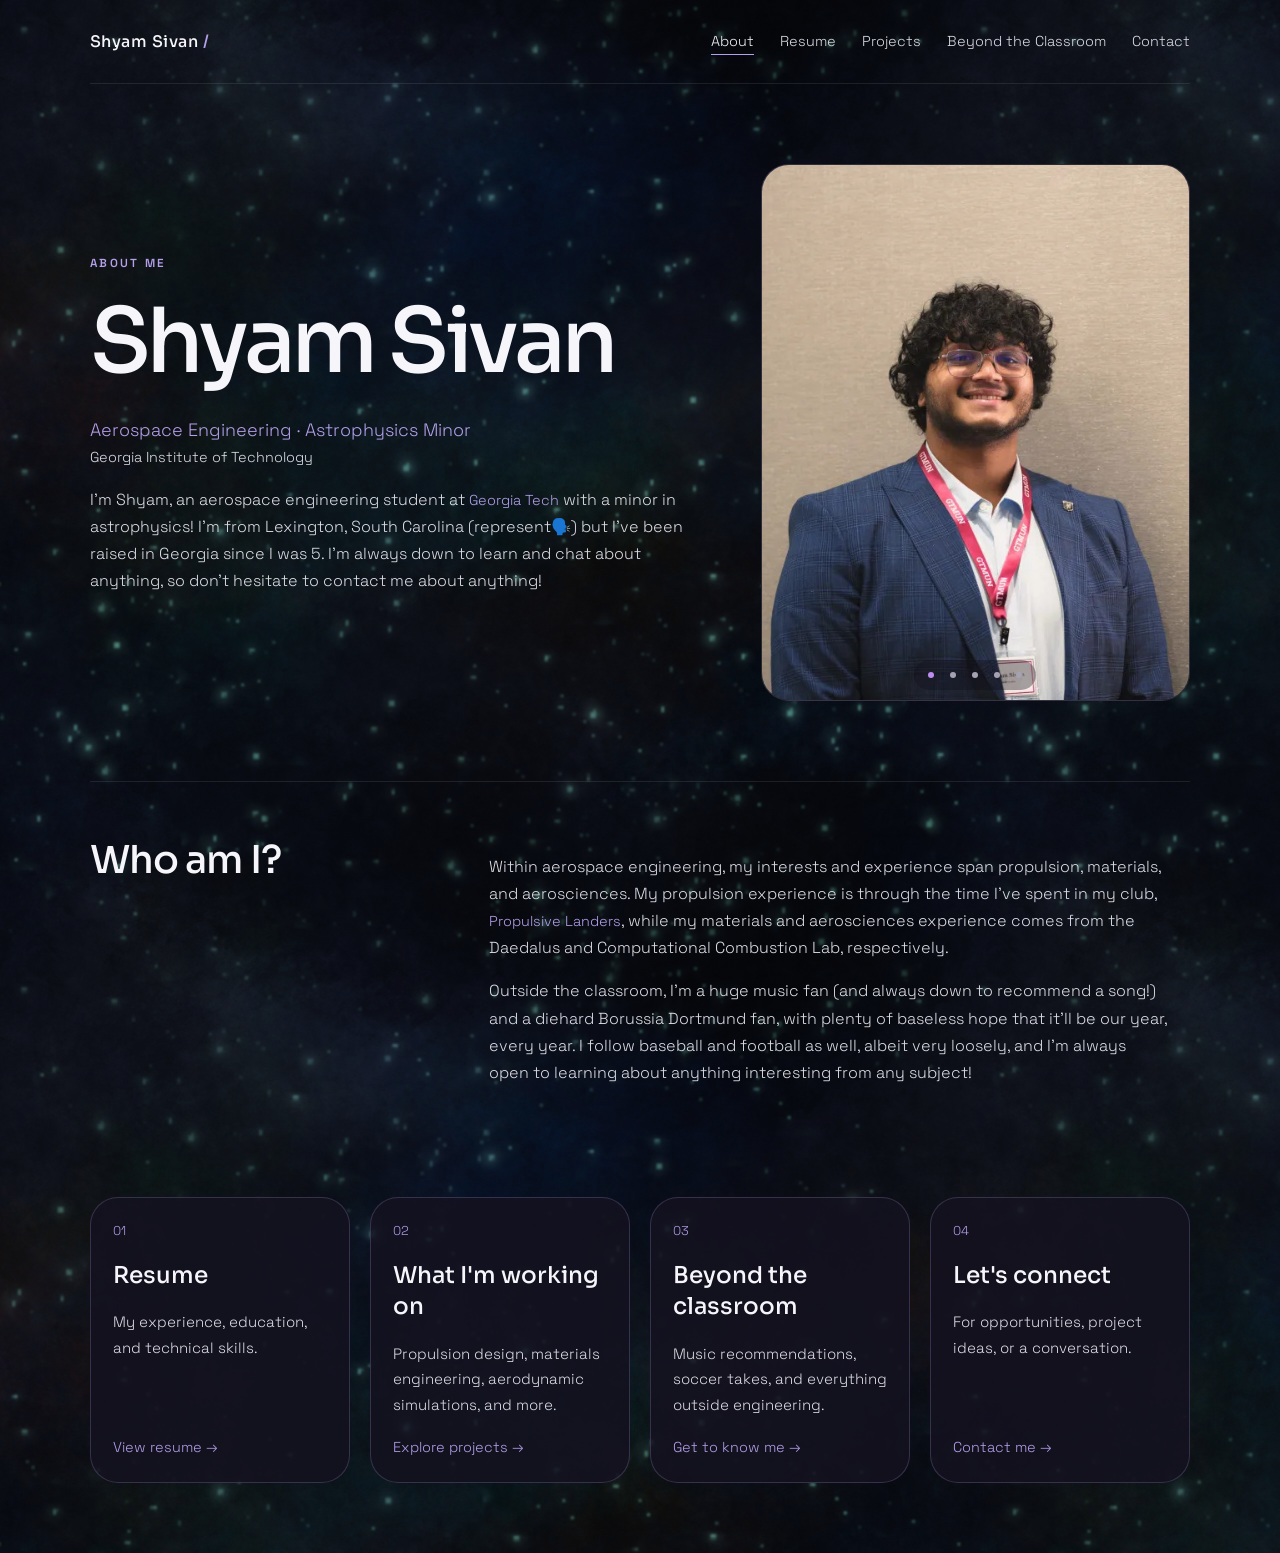
<file: index.html>
<!doctype html>
<link rel="preconnect" href="https://fonts.googleapis.com">
<link rel="preconnect" href="https://fonts.gstatic.com" crossorigin>
<link href="https://fonts.googleapis.com/css2?family=Sora:wght@600;700&family=Space+Grotesk:wght@400;500;600&display=swap" rel="stylesheet">
<html lang="en"><head><meta charset="utf-8"><meta name="viewport" content="width=device-width,initial-scale=1"><title>Shyam Sivan | Aerospace Engineering</title><meta name="description" content="Shyam Sivan — aerospace engineering student at Georgia Tech. Projects, interests, and contact."><link rel="stylesheet" href="styles.css"><script src="content.js" defer></script><script src="site.js" defer></script></head><body data-page="home"><a class="skip" href="#main">Skip to content</a><header id="header"></header><main id="main"></main><footer id="footer"></footer><noscript>Please enable JavaScript to view this portfolio.</noscript></body></html>
</file>
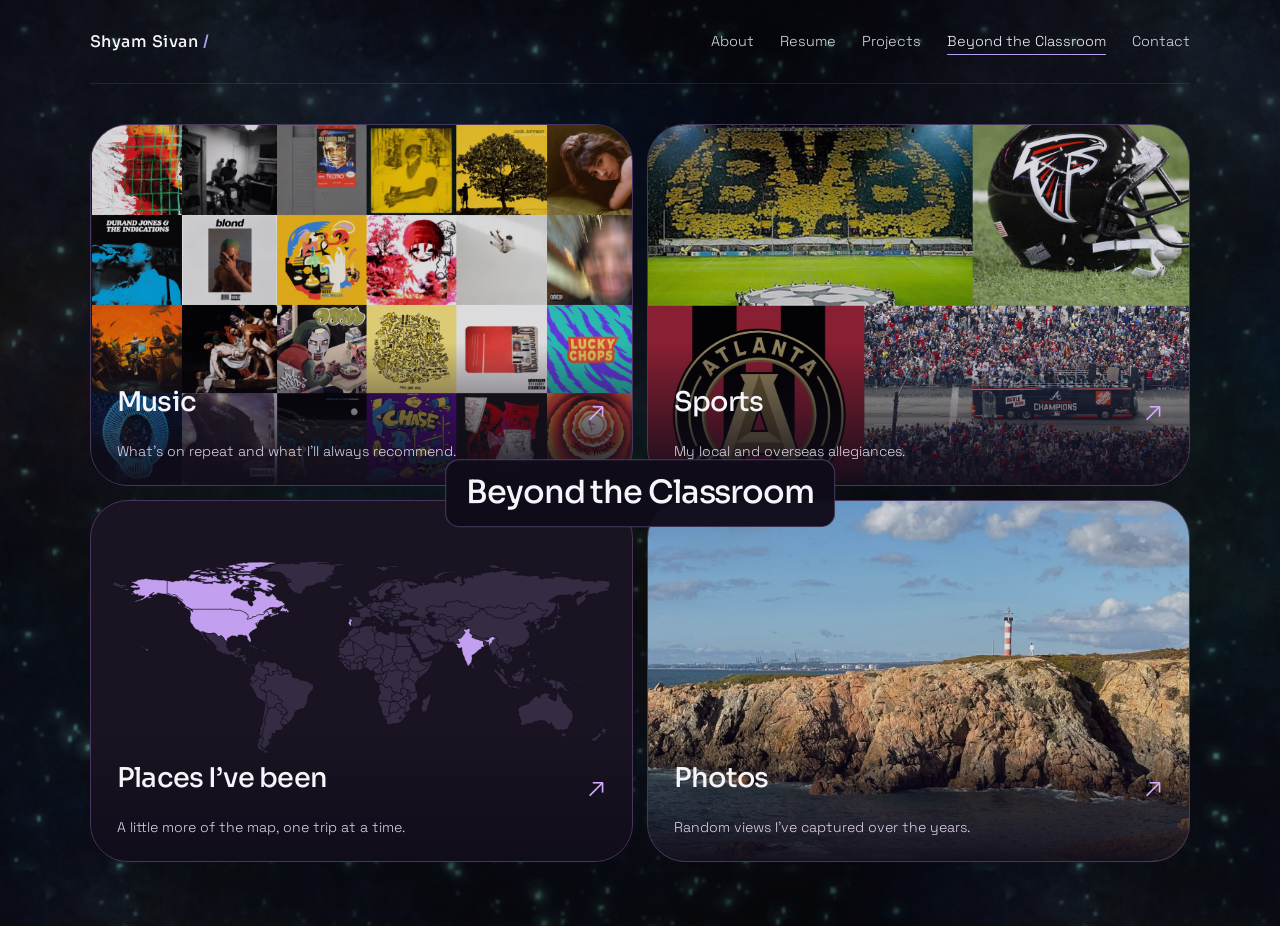
<file: beyond.html>
<!doctype html>
<link rel="preconnect" href="https://fonts.googleapis.com">
<link rel="preconnect" href="https://fonts.gstatic.com" crossorigin>
<link href="https://fonts.googleapis.com/css2?family=Sora:wght@600;700&family=Space+Grotesk:wght@400;500;600&display=swap" rel="stylesheet">
<html lang="en"><head><meta charset="utf-8"><meta name="viewport" content="width=device-width,initial-scale=1"><title>Beyond the Classroom | Shyam Sivan</title><link rel="stylesheet" href="styles.css"><script src="content.js" defer></script><script src="site.js" defer></script></head><body data-page="beyond"><a class="skip" href="#main">Skip to content</a><header id="header"></header><main id="main"></main><footer id="footer"></footer><noscript>Please enable JavaScript to view this portfolio.</noscript></body></html>
</file>
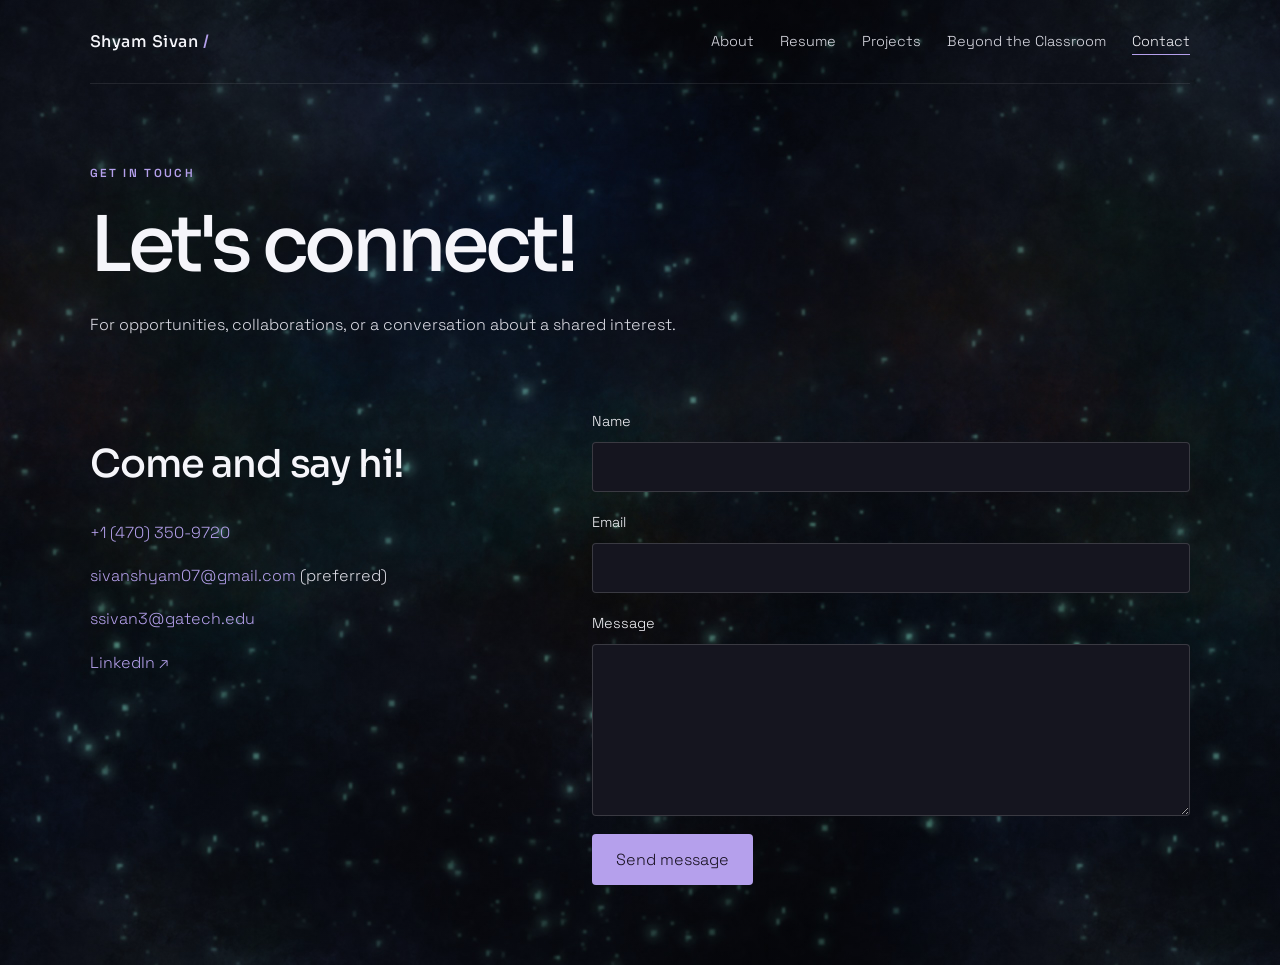
<file: contact.html>
<!doctype html>
<link rel="preconnect" href="https://fonts.googleapis.com">
<link rel="preconnect" href="https://fonts.gstatic.com" crossorigin>
<link href="https://fonts.googleapis.com/css2?family=Sora:wght@600;700&family=Space+Grotesk:wght@400;500;600&display=swap" rel="stylesheet">

<html lang="en"><head><meta charset="utf-8"><meta name="viewport" content="width=device-width,initial-scale=1"><title>Contact | Shyam Sivan</title><link rel="stylesheet" href="styles.css"><script src="content.js" defer></script><script src="site.js" defer></script></head><body data-page="contact"><a class="skip" href="#main">Skip to content</a><header id="header"></header><main id="main"></main><footer id="footer"></footer><noscript>Please enable JavaScript to view this portfolio.</noscript></body></html>
</file>
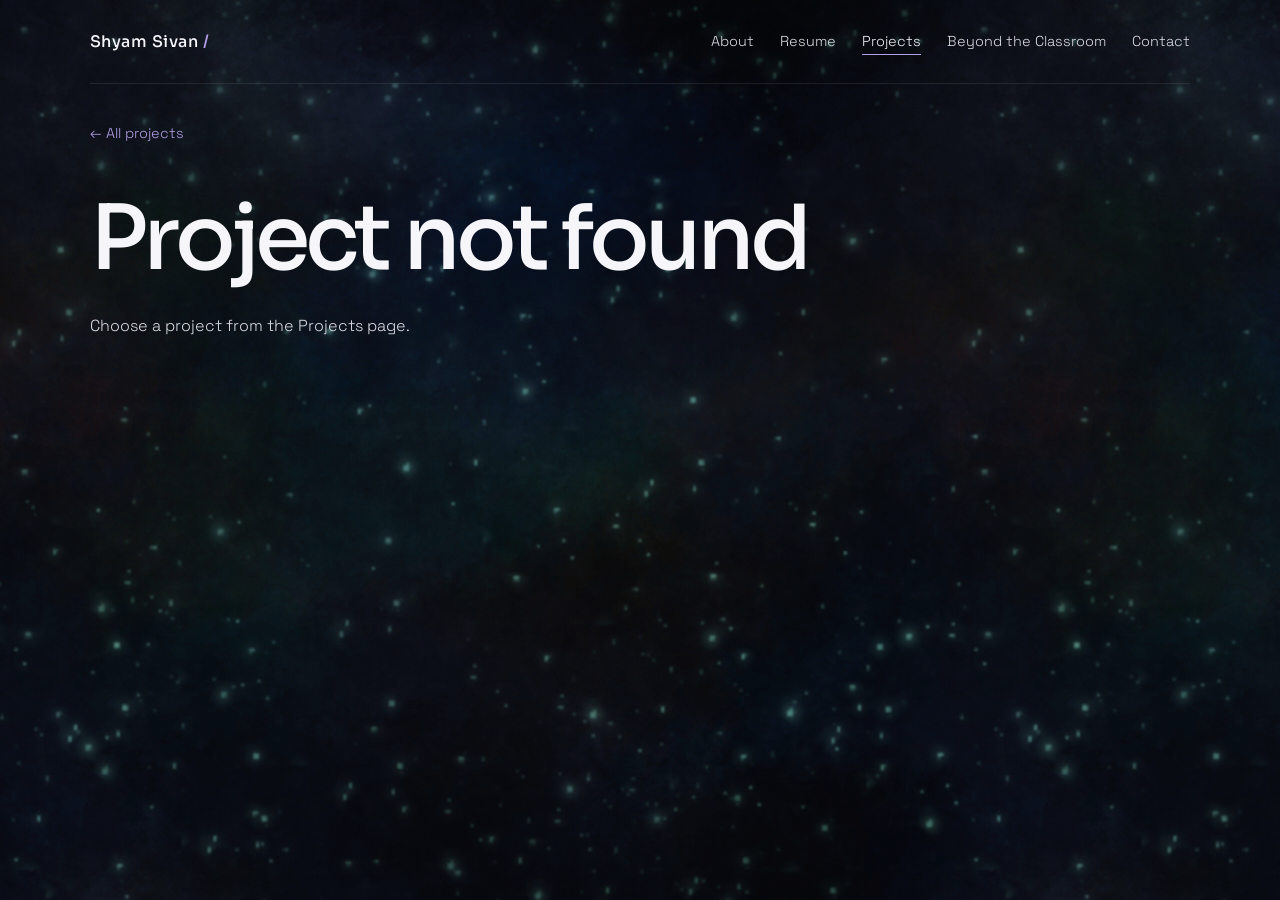
<file: project.html>
<!doctype html>
<html lang="en">
<head>
  <meta charset="utf-8">
  <meta name="viewport" content="width=device-width,initial-scale=1">

  <title>Projects | Shyam Sivan</title>

  <link rel="preconnect" href="https://fonts.googleapis.com">
  <link rel="preconnect" href="https://fonts.gstatic.com" crossorigin>
  <link href="https://fonts.googleapis.com/css2?family=Sora:wght@600;700&family=Space+Grotesk:wght@400;500;600&display=swap" rel="stylesheet">

  <link rel="stylesheet" href="styles.css">
  <script src="content.js" defer></script>
  <script src="site.js" defer></script>
</head>

<body data-page="project">
  <a class="skip" href="#main">Skip to content</a>
  <header id="header"></header>
  <main id="main"></main>
  <footer id="footer"></footer>

  <noscript>Please enable JavaScript to view this portfolio.</noscript>
</body>
</html>
</file>
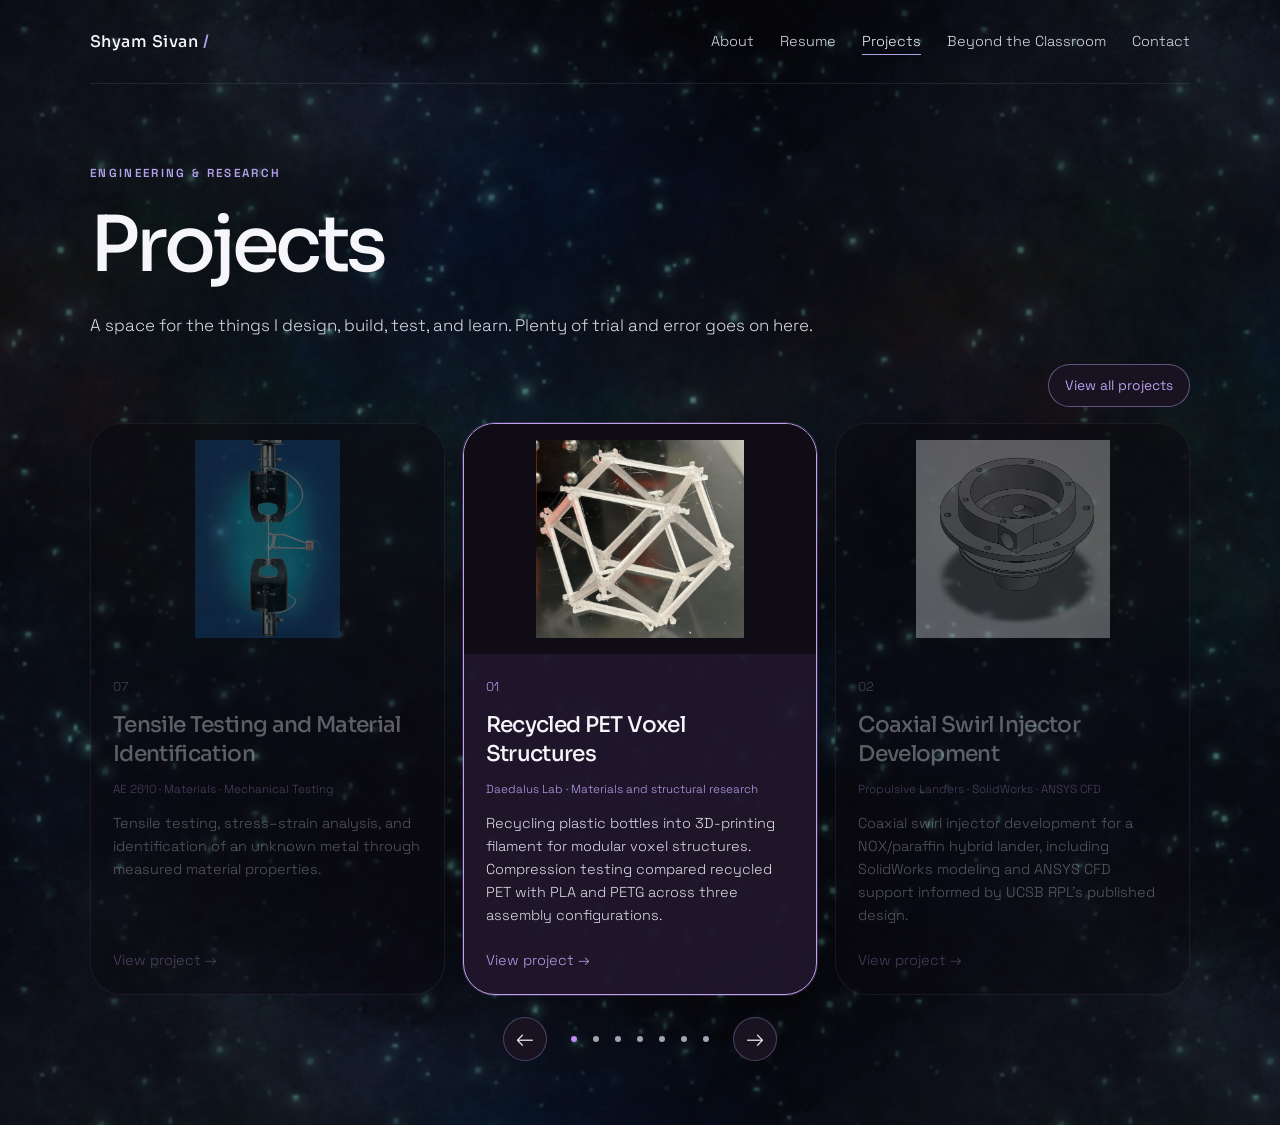
<file: projects.html>
<!doctype html>
<html lang="en">
<head>
  <meta charset="utf-8">
  <meta name="viewport" content="width=device-width, initial-scale=1">

  <title>Projects | Shyam Sivan</title>
  <meta
    name="description"
    content="Explore Shyam Sivan's aerospace engineering projects, including model rocketry, glider design, simulation, and testing."
  >

  <link rel="preconnect" href="https://fonts.googleapis.com">
  <link rel="preconnect" href="https://fonts.gstatic.com" crossorigin>
  <link
    href="https://fonts.googleapis.com/css2?family=Sora:wght@600;700&family=Space+Grotesk:wght@400;500;600&display=swap"
    rel="stylesheet"
  >

  <link rel="stylesheet" href="styles.css">
  <script src="content.js" defer></script>
  <script src="site.js" defer></script>
</head>

<body data-page="projects">
  <a class="skip" href="#main">Skip to content</a>

  <header id="header"></header>
  <main id="main"></main>
  <footer id="footer"></footer>

  <noscript>
    Please enable JavaScript to view this portfolio.
  </noscript>
</body>
</html>
</file>
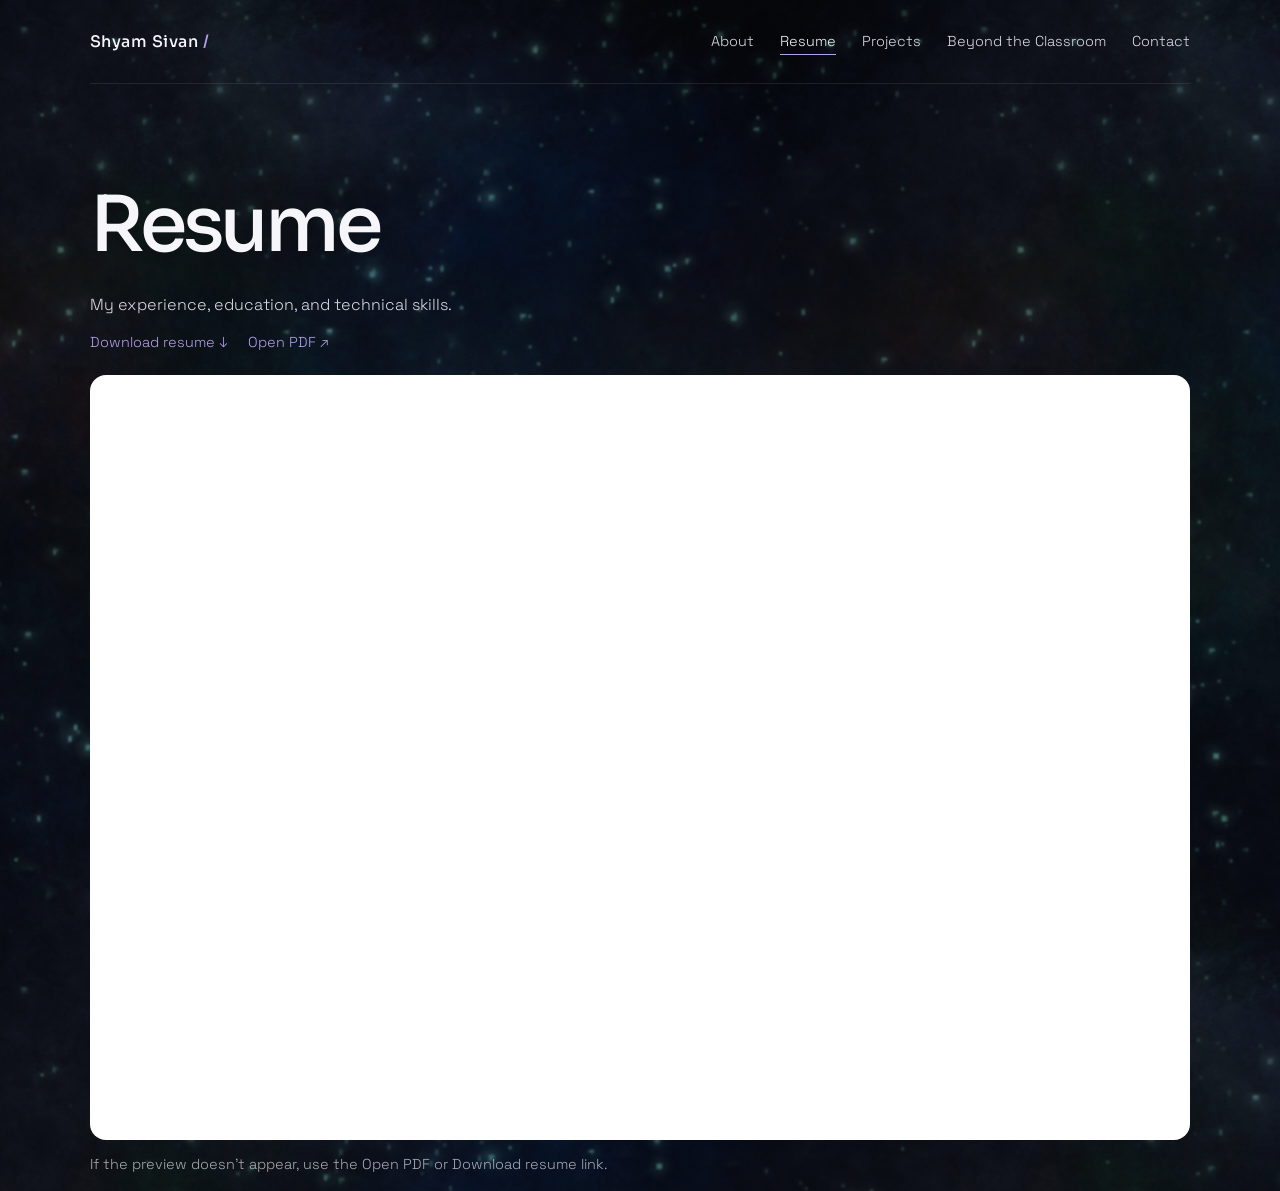
<file: resume.html>
<!doctype html>
<html lang="en">
<head>
  <meta charset="utf-8">
  <meta name="viewport" content="width=device-width, initial-scale=1">

  <title>Resume | Shyam Sivan</title>
  <meta
    name="description"
    content="View and download Shyam Sivan's resume."
  >

  <link rel="preconnect" href="https://fonts.googleapis.com">
  <link rel="preconnect" href="https://fonts.gstatic.com" crossorigin>
  <link
    href="https://fonts.googleapis.com/css2?family=Sora:wght@600;700&family=Space+Grotesk:wght@400;500;600&display=swap"
    rel="stylesheet"
  >

  <link rel="stylesheet" href="styles.css">
  <script src="content.js" defer></script>
  <script src="site.js" defer></script>
</head>

<body data-page="resume">
  <a class="skip" href="#main">Skip to content</a>

  <header id="header"></header>
  <main id="main"></main>
  <footer id="footer"></footer>

  <noscript>Please enable JavaScript to view this portfolio.</noscript>
</body>
</html>
</file>
<file: styles.css>
@import url("https://fonts.googleapis.com/css2?family=Sora:wght@300;400;500;600;700&family=Space+Grotesk:wght@300;400;500;600&display=swap");

:root {
  color-scheme: dark;
  --bg: #0d0d13;
  --surface: #15151f;
  --text: #f5f5fa;
  --muted: #dddde6;
  --accent: #b5a0ec;
  --line: #ffffff17;
  --max: 1100px;
}

* {
  box-sizing: border-box;
}

html {
  scroll-behavior: smooth;
}

body {
  margin: 0;
  color: var(--text);
  font-family: "Space Grotesk", sans-serif;
  line-height: 1.7;

  background-color: var(--bg);
  background-image:
    linear-gradient(
      rgba(13, 13, 19, 0.25),
      rgba(13, 13, 19, 0.25)
    ),
    url("assets/space-background.jpg");
  background-size: auto, 960px 960px;
  background-repeat: repeat;
}

a {
  color: inherit;
  text-decoration: none;
}

a:hover {
  color: var(--accent);
}

a:focus-visible,
button:focus-visible,
input:focus-visible,
textarea:focus-visible {
  outline: 2px solid var(--accent);
  outline-offset: 5px;
}

header,
main {
  width: min(var(--max), calc(100% - 48px));
  margin: auto;
}

header {
  display: flex;
  justify-content: space-between;
  align-items: center;
  gap: 24px;
  padding: 28px 0;
  border-bottom: 1px solid var(--line);
}

h1,
h2,
h3,
.brand {
  font-family: "Sora", sans-serif;
  font-weight: 700;
}

.brand {
  letter-spacing: 0.03em;
}

.brand span {
  color: var(--accent);
}

nav {
  display: flex;
  flex-wrap: wrap;
  gap: 26px;
  font-size: 0.9rem;
}

nav a {
  color: var(--muted);
}

nav a[aria-current] {
  color: var(--text);
  box-shadow: 0 1px var(--accent);
}

h1 {
  font-size: clamp(3rem, 7vw, 5.8rem);
  line-height: 1.08;
  letter-spacing: -0.055em;
  margin: 20px 0 24px;
}

h2 {
  font-size: clamp(1.8rem, 3vw, 2.5rem);
  line-height: 1.2;
  letter-spacing: -0.03em;
}

h3 {
  font-size: 1.35rem;
}

p {
  max-width: 680px;
  color: var(--muted);
}

.eyebrow {
  font-size: 0.73rem;
  letter-spacing: 0.2em;
  color: var(--accent);
  font-weight: 600;
}

.text-link {
  color: var(--accent);
  font-size: 0.9rem;
  white-space: nowrap;
}

.links {
  display: flex;
  flex-wrap: wrap;
  gap: 20px;
  margin-top: 25px;
}

/* Homepage introduction */

.hero {
  min-height: 530px;
  display: grid;
  grid-template-columns: 1.4fr 1fr;
  gap: 70px;
  align-items: center;
  padding: 80px 0;
}

.subtitle {
  font-size: 1.12rem;
  color: var(--accent);
}

.institution {
  font-size: 0.9rem;
  color: var(--muted);
}

.portrait {
  aspect-ratio: 4 / 5;
  border: 1px solid var(--line);
  border-radius: 8px;
  background: linear-gradient(145deg, #282036, #13131c);
  overflow: hidden;
  display: grid;
  place-items: center;
}

.portrait img {
  width: 100%;
  height: 100%;
  object-fit: cover;
}

.portrait-placeholder {
  text-align: center;
  color: var(--muted);
  font-size: 0.85rem;
}

.portrait-placeholder strong {
  display: block;
  font-size: 4rem;
  color: #b5a0ec80;
  letter-spacing: -0.07em;
  font-weight: 400;
}

/* General sections */

.section {
  padding: 55px 0;
  border-top: 1px solid var(--line);
}

.section-heading {
  display: grid;
  grid-template-columns: 1fr 2fr;
  gap: 48px;
}

.section-heading > div {
  min-width: 0;
}

.section-heading h2 {
  margin-top: 0;
}

.page-intro {
  padding: 80px 0 55px;
}

.page-intro h1 {
  font-size: clamp(2.8rem, 6vw, 4.8rem);
  max-width: 850px;
}

.empty {
  padding: 40px;
  border: 1px dashed var(--line);
  border-radius: 8px;
  margin: 0 0 80px;
}

.empty h2 {
  font-size: 1.4rem;
}

/* Three compact homepage cards */

body[data-page="home"] section[aria-label="Explore this site"] {
  display: grid;
  grid-template-columns: repeat(3, minmax(0, 1fr));
  gap: 28px;
  margin: 40px 0 70px;
}

.pathway {
  display: flex;
  flex-direction: column;
  align-items: flex-start;
  gap: 18px;
  min-width: 0;
  min-height: 260px;
  padding: 26px;
  border: 1px solid rgba(181, 160, 236, 0.22);
  border-radius: 28px;
  background: rgba(21, 18, 32, 0.85);
}

.pathway .number {
  font-size: 0.8rem;
  color: var(--accent);
}

.pathway h3 {
  font-size: 1.45rem;
  line-height: 1.35;
  margin: 0;
}

.pathway p {
  margin: 18px 0 0;
  font-size: 0.94rem;
}

.pathway .text-link {
  margin-top: 8px;
  white-space: normal;
}

/* Shared image and video styling */

figure {
  margin: 0;
}

figure img,
figure video {
  width: 100%;
  max-height: 600px;
  object-fit: contain;
  border-radius: 6px;
  background: var(--surface);
}

figcaption {
  font-size: 0.8rem;
  color: var(--muted);
  margin-top: 10px;
  line-height: 1.5;
}

.media-grid {
  display: grid;
  grid-template-columns: repeat(
    auto-fit,
    minmax(min(100%, 280px), 1fr)
  );
  gap: 20px;
  margin-top: 32px;
}

/* Free Bird detail layout */

.rocket-project .section-heading {
  grid-template-columns: minmax(0, 1fr) minmax(0, 2fr);
  align-items: start;
}

.rocket-project .project-heading h2 {
  margin: 0 0 24px;
}

.rocket-project figure img,
.rocket-project figure video,
.glider-project figure img,
.glider-project figure video {
  display: block;
  width: 100%;
  height: auto;
  max-height: none;
  object-fit: contain;
  border-radius: 6px;
}

.rocket-project .project-heading figure {
  max-width: 320px;
}

.rocket-project .section-heading > div > p:first-child,
.glider-project .section-heading > div > p:first-child {
  margin-top: 0;
}

.rocket-gallery {
  display: grid;
  grid-template-columns:
    minmax(0, 0.7fr)
    minmax(0, 1fr)
    minmax(0, 1.7fr);
  gap: 28px;
  align-items: start;
  margin-top: 48px;
}

.rocket-gallery > div {
  min-width: 0;
}

.rocket-nose,
.rocket-parts,
.rocket-analysis {
  display: flex;
  flex-direction: column;
  gap: 28px;
}

/* Bank Left detail layout */

.glider-project .section-heading {
  grid-template-columns: minmax(0, 1.6fr) minmax(0, 1fr);
  align-items: start;
}

.glider-project .project-heading {
  grid-column: 2;
  grid-row: 1;
}

.glider-project .section-heading > div:not(.project-heading) {
  grid-column: 1;
  grid-row: 1;
}

.glider-project .project-heading h2 {
  margin: 0 0 24px;
}

.glider-gallery {
  display: grid;
  grid-template-columns: minmax(0, 1fr) minmax(0, 1fr);
  gap: 40px;
  align-items: start;
  margin-top: 44px;
}

.glider-initial,
.glider-final {
  display: flex;
  flex-direction: column;
  gap: 28px;
  min-width: 0;
}

.glider-gallery figure img {
  max-height: 480px;
}

/* Clickable project summaries */

.project-list {
  margin: 34px 0 70px;
}

.project-preview {
  display: grid;
  grid-template-columns: 48px minmax(0, 1fr) 230px;
  gap: 30px;
  padding: 38px 0;
  border-top: 1px solid var(--line);
  align-items: start;
  color: var(--text);
}

.project-preview:last-child {
  border-bottom: 1px solid var(--line);
}

.project-preview:hover {
  color: var(--text);
}

.project-number {
  color: var(--accent);
  font-size: 0.85rem;
  padding-top: 7px;
}

.project-preview-copy {
  min-width: 0;
}

.project-preview h2 {
  font-size: 1.8rem;
  margin: 0 0 12px;
}

.project-preview:hover h2 {
  color: var(--accent);
}

.project-category {
  color: var(--accent);
  font-size: 0.85rem;
  margin: 0 0 16px;
}

.project-summary {
  margin: 0 0 22px;
}

.project-preview-image {
  width: 100%;
  height: 210px;
  object-fit: contain;
  border-radius: 10px;
  background: rgba(21, 21, 31, 0.65);
}

.project-back {
  padding: 35px 0 25px;
}

body[data-page="project"] .project-heading h1 {
  font-size: clamp(2rem, 4vw, 3rem);
  margin: 0 0 24px;
  letter-spacing: -0.04em;
}

/* Contact */

.contact-grid {
  display: grid;
  grid-template-columns: 1fr 1.4fr;
  gap: 75px;
  padding-bottom: 80px;
}

.contact-grid .text-link {
  font-family: inherit;
  font-size: inherit;
}

form {
  display: grid;
  gap: 18px;
}

label {
  font-size: 0.9rem;
}

input,
textarea {
  display: block;
  width: 100%;
  font: inherit;
  padding: 12px 15px;
  margin-top: 8px;
  background: var(--surface);
  color: var(--text);
  border: 1px solid #ffffff28;
  border-radius: 4px;
}

textarea {
  resize: vertical;
}

button {
  font: inherit;
  background: var(--accent);
  color: #171020;
  border: 0;
  border-radius: 4px;
  padding: 12px 24px;
  cursor: pointer;
  justify-self: start;
}

button:disabled {
  opacity: 0.45;
  cursor: not-allowed;
}

.note {
  font-size: 0.85rem;
}

.trap,
footer {
  display: none;
}

/* Accessibility */

.skip {
  position: absolute;
  top: -100px;
  left: 20px;
  background: var(--surface);
  padding: 10px;
  z-index: 2;
}

.skip:focus {
  top: 10px;
}

/* Smaller screens */

@media (max-width: 760px) {
  header {
    align-items: flex-start;
    flex-direction: column;
    gap: 16px;
  }

  nav {
    gap: 13px 22px;
    font-size: 0.8rem;
  }

  .hero {
    grid-template-columns: 1fr;
    gap: 35px;
    padding: 55px 0;
  }

  .portrait {
    width: min(100%, 330px);
  }

  .section-heading,
  .contact-grid {
    grid-template-columns: 1fr;
    gap: 20px;
  }

  .page-intro {
    padding-top: 55px;
  }

  body[data-page="home"] section[aria-label="Explore this site"] {
    grid-template-columns: 1fr;
    gap: 20px;
  }

  .rocket-project .section-heading {
    grid-template-columns: 1fr;
    gap: 28px;
  }

  .rocket-gallery {
    grid-template-columns: minmax(0, 0.7fr) minmax(0, 1fr);
    gap: 20px;
  }

  .rocket-analysis {
    grid-column: 1 / -1;
  }

  .glider-project .section-heading {
    grid-template-columns: 1fr;
    gap: 28px;
  }

  .glider-project .project-heading {
    grid-column: 1;
    grid-row: 1;
  }

  .glider-project .section-heading > div:not(.project-heading) {
    grid-column: 1;
    grid-row: 2;
  }

  .glider-gallery {
    grid-template-columns: 1fr;
    gap: 32px;
  }

  .project-preview {
    grid-template-columns: 28px minmax(0, 1fr);
    gap: 18px;
    padding: 28px 0;
  }

  .project-preview-image {
    grid-column: 2;
    height: 220px;
  }

  .project-preview h2 {
    font-size: 1.5rem;
  }
}

@media (max-width: 440px) {
  .rocket-gallery {
    grid-template-columns: 1fr;
  }

  .rocket-nose figure {
    max-width: 220px;
    margin-inline: auto;
  }
}

@media (prefers-reduced-motion: reduce) {
  html {
    scroll-behavior: auto;
  }
}
/* Injector: title and two images left, description right */
.injector-project .section-heading {
  grid-template-columns: minmax(0, 1fr) minmax(0, 2fr);
  align-items: start;
}

.injector-project .section-heading > div {
  min-width: 0;
}

.injector-project .section-heading > div > p:first-child {
  margin-top: 0;
}

.injector-project .project-heading figure {
  max-width: 340px;
}

.injector-project .project-heading figure + figure {
  margin-top: 28px;
}

/* Geometry | meshes | CFD */
.injector-gallery {
  display: grid;
  grid-template-columns: repeat(3, minmax(0, 1fr));
  gap: 28px;
  align-items: start;
  margin-top: 48px;
}

.injector-geometry,
.injector-mesh,
.injector-cfd {
  display: flex;
  flex-direction: column;
  gap: 28px;
  min-width: 0;
}

.injector-project figure img {
  display: block;
  width: 100%;
  height: auto;
  max-height: none;
  object-fit: contain;
  border-radius: 6px;
}

@media (max-width: 760px) {
  .injector-project .section-heading {
    grid-template-columns: 1fr;
    gap: 28px;
  }

  .injector-gallery {
    grid-template-columns: 1fr;
    gap: 32px;
  }
}
/* Voxel research: description left, title and image right */
.voxel-project .section-heading {
  grid-template-columns: minmax(0, 1.6fr) minmax(0, 1fr);
  align-items: start;
}

.voxel-project .section-heading > div {
  min-width: 0;
}

.voxel-project .project-heading {
  grid-column: 2;
  grid-row: 1;
}

.voxel-project .section-heading > div:not(.project-heading) {
  grid-column: 1;
  grid-row: 1;
}

.voxel-project .section-heading > div > p:first-child {
  margin-top: 0;
}

/* Process | results | connection designs */
.voxel-gallery {
  display: grid;
  grid-template-columns: repeat(3, minmax(0, 1fr));
  gap: 28px;
  align-items: start;
  margin-top: 48px;
}

.voxel-process,
.voxel-results,
.voxel-design {
  display: flex;
  flex-direction: column;
  gap: 28px;
  min-width: 0;
}

.voxel-project figure img {
  display: block;
  width: 100%;
  height: auto;
  max-height: none;
  object-fit: contain;
  border-radius: 6px;
}

@media (max-width: 760px) {
  .voxel-project .section-heading {
    grid-template-columns: 1fr;
    gap: 28px;
  }

  .voxel-project .project-heading {
    grid-column: 1;
    grid-row: 1;
  }

  .voxel-project .section-heading > div:not(.project-heading) {
    grid-column: 1;
    grid-row: 2;
  }

  .voxel-gallery {
    grid-template-columns: 1fr;
    gap: 32px;
  }
}
/* Voxel: process photos first, graphs underneath */
.voxel-gallery {
  display: flex;
  flex-direction: column;
  gap: 36px;
  margin-top: 28px;
}

.voxel-process {
  display: grid;
  grid-template-columns: repeat(3, minmax(0, 1fr));
  gap: 24px;
  width: min(100%, 850px);
  margin-inline: auto;
}

.voxel-process figure img {
  width: 100%;
  height: 210px;
  object-fit: contain;
}

.voxel-results {
  display: grid;
  grid-template-columns: repeat(2, minmax(0, 1fr));
  gap: 28px;
  width: 100%;
}

.voxel-results figure img {
  width: 100%;
  height: auto;
  max-height: none;
}

@media (max-width: 760px) {
  .voxel-process {
    gap: 14px;
  }

  .voxel-process figure img {
    height: 150px;
  }

  .voxel-results {
    grid-template-columns: 1fr;
  }
}

@media (max-width: 480px) {
  .voxel-process {
    grid-template-columns: 1fr;
  }

  .voxel-process figure img {
    height: 220px;
  }
}
/* Beyond the Classroom: four clickable cards */
.interest-grid {
  display: grid;
  grid-template-columns: repeat(2, minmax(0, 1fr));
  gap: 28px;
  margin-bottom: 70px;
}

.interest-card {
  display: flex;
  flex-direction: column;
  gap: 18px;
  min-width: 0;
  padding: 24px;
  border: 1px solid rgba(181, 160, 236, 0.22);
  border-radius: 28px;
  background: rgba(21, 18, 32, 0.85);
}

.interest-card:hover {
  border-color: var(--accent);
}

.interest-card h2 {
  margin: 0;
  font-size: 1.65rem;
}

.interest-visual {
  display: grid;
  place-items: center;
  width: 100%;
  aspect-ratio: 16 / 7;
  overflow: hidden;
  border-radius: 16px;
  background: linear-gradient(145deg, #292137, #14141e);
}

.interest-visual img {
  width: 100%;
  height: 100%;
  object-fit: cover;
}

.interest-placeholder {
  color: rgba(181, 160, 236, 0.45);
  font-family: "Sora", sans-serif;
  font-size: 3rem;
  font-weight: 700;
}

.interest-detail {
  padding-bottom: 70px;
}

.interest-detail figure {
  max-width: 800px;
  margin: 28px 0;
}

.interest-detail figure img,
.interest-detail figure video {
  display: block;
  width: 100%;
  height: auto;
}

@media (max-width: 760px) {
  .interest-grid {
    grid-template-columns: 1fr;
    gap: 20px;
  }
}
/* Beyond the Classroom: matching covers and a large NASA image */

body[data-page="beyond"] .interest-grid {
  display: grid;
  grid-template-columns: repeat(2, minmax(0, 1fr));
  gap: 28px;
  margin-bottom: 70px;
}

body[data-page="beyond"] .interest-card {
  display: grid;
  grid-template-columns: minmax(0, 1fr);
  align-content: start;
  gap: 22px;
  min-width: 0;
  padding: 20px;
  border: 1px solid rgba(181, 160, 236, 0.22);
  border-radius: 26px;
  background: rgba(21, 18, 32, 0.9);
  color: inherit;
  text-decoration: none;
  transition:
    border-color 180ms ease,
    background-color 180ms ease;
}

body[data-page="beyond"] .interest-card:hover,
body[data-page="beyond"] .interest-card:focus-visible {
  border-color: var(--accent, #b5a0ec);
  background-color: rgba(32, 24, 45, 0.95);
}

body[data-page="beyond"] .interest-card:focus-visible {
  outline: 2px solid var(--accent, #b5a0ec);
  outline-offset: 5px;
}

body[data-page="beyond"] .interest-card .interest-visual {
  grid-column: 1;
  grid-row: 1;
  display: grid;
  place-items: center;
  width: 100%;
  min-width: 0;
  aspect-ratio: 5 / 4;
  overflow: hidden;
  border-radius: 12px;
  background: transparent;
}

body[data-page="beyond"] .interest-card .interest-visual img {
  display: block;
  width: 100%;
  height: 100%;
  object-fit: cover;
}

body[data-page="beyond"] .interest-copy {
  display: grid;
  grid-template-columns: minmax(0, 1fr) auto;
  align-items: start;
  gap: 12px 18px;
  min-width: 0;
  padding: 0 4px 6px;
}

body[data-page="beyond"] .interest-card h2 {
  grid-column: 1;
  grid-row: 1;
  min-width: 0;
  margin: 0;
  font-family: "Sora", sans-serif;
  font-size: clamp(1.3rem, 2.3vw, 1.8rem);
  font-weight: 700;
  line-height: 1.3;
}

body[data-page="beyond"] .interest-description {
  grid-column: 1 / -1;
  grid-row: 2;
  margin: 0;
  color: #b9b0c8;
  font-family: "Space Grotesk", sans-serif;
  font-size: 1rem;
  line-height: 1.65;
}

body[data-page="beyond"] .interest-arrow {
  grid-column: 2;
  grid-row: 1;
  color: var(--accent, #b5a0ec);
  font-size: 1.9rem;
  line-height: 1.2;
}

/* Wide Life & Experiences card */

body[data-page="beyond"]
.interest-card[href*="id=life-experiences"] {
  grid-column: 1 / -1;
  grid-template-columns: minmax(0, 3fr) minmax(0, 2fr);
  align-items: center;
  gap: 30px;
}

body[data-page="beyond"]
.interest-card[href*="id=life-experiences"] .interest-visual {
  grid-column: 1;
  grid-row: 1;
  aspect-ratio: 6 / 5;
}

body[data-page="beyond"]
.interest-card[href*="id=life-experiences"] .interest-copy {
  grid-column: 2;
  grid-row: 1;
  padding: 12px 10px;
  gap: 18px;
}

/* Mobile layout */

@media (max-width: 760px) {
  body[data-page="beyond"] .interest-grid {
    grid-template-columns: minmax(0, 1fr);
    gap: 20px;
  }

  body[data-page="beyond"] .interest-card,
  body[data-page="beyond"]
  .interest-card[href*="id=life-experiences"] {
    grid-column: auto;
    grid-template-columns: minmax(0, 1fr);
    gap: 20px;
    padding: 18px;
  }

  body[data-page="beyond"]
  .interest-card[href*="id=life-experiences"] .interest-copy {
    grid-column: 1;
    grid-row: 2;
    padding: 0 4px 6px;
  }
}
body[data-page="beyond"]
.interest-card[href*="id=life-experiences"] .interest-visual {
  aspect-ratio: 8 / 3;
}

body[data-page="beyond"]
.interest-card[href*="id=life-experiences"] .interest-visual img {
  object-fit: cover;
  object-position: center;
}

/* Beyond pages: paste at the bottom of styles.css */
.btc-cards { display:grid; grid-template-columns:repeat(2,minmax(0,1fr)); gap:24px; margin-bottom:64px; }
.btc-card { display:block; min-width:0; padding:18px; border:1px solid #49365f; border-radius:24px; background:rgba(21,18,32,.92); color:inherit; text-decoration:none; }
.btc-card:hover { border-color:#c4a2ee; }
.btc-card:focus-visible,.btc-snoopy:focus-visible { outline:2px solid #d7adff; outline-offset:5px; }
.btc-cover { overflow:hidden; border-radius:12px; aspect-ratio:5/4; }
.btc-cover>img { display:block; width:100%; height:100%; object-fit:cover; }
.btc-copy { display:grid; grid-template-columns:minmax(0,1fr) auto; gap:10px 16px; padding:20px 4px 4px; }
.btc-copy h2 { margin:0; font-size:clamp(1.35rem,2.4vw,1.85rem); }
.btc-copy p { grid-column:1/-1; margin:0; color:#b9b0c8; line-height:1.6; }
.btc-arrow { color:#d7adff; font-size:1.8rem; }
.btc-card-wide { grid-column:1/-1; display:grid; grid-template-columns:minmax(0,3fr) minmax(0,2fr); align-items:center; gap:28px; }
.btc-card-wide .btc-cover { aspect-ratio:2/1; background:#100c19; }
.btc-card-wide .btc-copy { padding:12px; }
.btc-map { display:block; width:100%; height:100%; }
.btc-back { display:inline-block; margin-top:24px; }
.btc-detail { padding-bottom:64px; }
.btc-detail>p { max-width:850px; }
.btc-gallery { columns:3; column-gap:10px; margin-top:28px; }
.btc-photo { display:inline-block; vertical-align:top; width:100%; margin:0 0 10px; break-inside:avoid; }
.btc-photo img,.btc-photo video { display:block; width:100%; height:auto; border-radius:5px; }
.btc-photo figcaption { padding:7px 2px 4px; color:#b9b0c8; font-size:.8rem; line-height:1.45; }
.btc-full-image { display:block; }
.btc-playlist { display:grid; grid-template-columns:minmax(0,240px) minmax(0,1fr); gap:32px; align-items:center; margin:36px 0 48px; }
.btc-snoopy { display:block; color:#d7adff; text-decoration:none; }
.btc-snoopy img { display:block; width:100%; height:auto; border-radius:12px; }
.btc-snoopy span { display:block; margin-top:10px; }
.btc-playlist h2 { margin-top:0; }
.btc-favorites { display:grid; grid-template-columns:repeat(2,minmax(0,1fr)); gap:36px; }
.btc-favorites h2 { font-size:1.4rem; }
.btc-songs { padding-left:25px; }
.btc-songs li { padding:12px 0; border-bottom:1px solid #35293f; }
.btc-songs strong,.btc-songs span { display:block; }
.btc-songs span { margin-top:4px; color:#b9b0c8; }
@media(max-width:800px) { .btc-gallery { columns:2; } }
@media(max-width:650px) {
  .btc-cards,.btc-favorites,.btc-playlist { grid-template-columns:minmax(0,1fr); }
  .btc-card-wide { grid-column:auto; grid-template-columns:minmax(0,1fr); gap:0; }
  .btc-card-wide .btc-copy { padding:20px 4px 4px; }
  .btc-snoopy { max-width:240px; }
}
@media(max-width:420px) { .btc-gallery { columns:1; } }
.btc-songs {
  padding-left: 0;
  list-style: none;
}

.btc-songs li {
  display: grid;
  grid-template-columns: 56px minmax(0, 1fr);
  align-items: center;
  gap: 14px;
  padding: 13px 0;
}

.btc-songs .btc-album-cover {
  display: block;
  width: 56px;
  height: 56px;
  object-fit: cover;
  border-radius: 7px;
}

.btc-song-copy {
  min-width: 0;
}

.btc-song-title {
  color: inherit;
  font-weight: 600;
  text-decoration: none;
}

.btc-song-title:hover {
  color: #d7adff;
  text-decoration: underline;
  text-underline-offset: 4px;
}

.btc-song-title:focus-visible {
  outline: 2px solid #d7adff;
  outline-offset: 4px;
}

/* Beyond detail pages: compact titles, with descriptions only on the overview. */
.btc-detail-intro { padding:22px 0 20px; }
.btc-detail-intro h1 { margin:0; }
.btc-detail > p:first-child { margin-top:0; }
.btc-detail .btc-playlist { grid-template-columns:minmax(200px, .8fr) minmax(0, 1.5fr); gap:clamp(24px,4vw,48px); margin:0 0 48px; align-items:center; }
.btc-playlist > div > p { font-size:clamp(1.05rem,1.4vw,1.18rem); line-height:1.65; margin:0 0 15px; }
.btc-playlist > div > p:last-child { margin-bottom:0; }
.btc-playlist h2 { font-size:clamp(1.6rem,3vw,2.15rem); margin:0 0 18px; }
.music-stats,.music-albums { margin:0 0 48px; }
.music-stats h2,.music-albums h2 { margin:0 0 12px; }
.music-stats > p { margin:0 0 25px; }
.music-stats-grid { display:grid; grid-template-columns:minmax(0,1fr) minmax(0,1fr); gap:clamp(28px,5vw,64px); }
.music-stats-grid h3 { margin:0 0 18px; font-size:1.12rem; }
.music-donut { display:block; width:min(100%,320px); height:auto; margin:0 auto 20px; }
.music-donut-number { font:700 29px 'Sora',sans-serif; fill:var(--text,#eee9f5); }
.music-donut-label { font:15px 'Space Grotesk',sans-serif; fill:var(--muted,#b9b0c8); }
.music-legend { list-style:none; padding:0; margin:0; display:grid; grid-template-columns:repeat(2,minmax(0,1fr)); gap:10px 20px; }
.music-legend li { display:grid; grid-template-columns:10px minmax(0,1fr) auto; gap:8px; align-items:center; font-size:.88rem; }
.music-legend-dot { width:9px; height:9px; border-radius:50%; }
.music-legend strong { font-weight:500; font-variant-numeric:tabular-nums; }
.music-other { margin-top:18px; color:var(--muted,#b9b0c8); font-size:.85rem; }
.music-other summary { cursor:pointer; }
.music-other p { line-height:1.6; }
.music-stats-note { color:var(--muted,#b9b0c8); font-size:.78rem; margin:12px 0 0; }
.music-artist-list { list-style:none; margin:0; padding:0; }
.music-artist-list li { display:grid; grid-template-columns:46px minmax(0,1fr) auto; align-items:center; gap:13px; padding:9px 0; border-bottom:1px solid var(--line, #ffffff18); }
.music-artist-list li:first-child { padding-top:0; }
.music-artist-photo,.music-artist-photo img { display:block; width:46px; height:46px; border-radius:50%; }
.music-artist-photo img { object-fit:cover; }
.music-artist-name,.music-album-title { color:inherit; text-decoration:none; }
.music-track-count { font-size:.85rem; color:var(--muted,#b9b0c8); white-space:nowrap; font-variant-numeric:tabular-nums; }
.music-album-grid { display:grid; grid-template-columns:repeat(4,minmax(0,1fr)); gap:30px 23px; margin-top:24px; }
.music-album { min-width:0; }
.music-album-art { display:block; }
.music-album-art img { display:block; width:100%; aspect-ratio:1; object-fit:cover; border-radius:9px; }
.music-album h3 { font-size:1rem; line-height:1.4; margin:14px 0 4px; }
.music-album .music-album-artist { color:#c6a4eb; font-size:.88rem; line-height:1.4; margin:0 0 12px; }
.music-album .music-album-description { font-size:.91rem; line-height:1.65; margin:0 0 14px; }
.music-highlights { font-size:.83rem; line-height:1.5; }
.music-highlights > strong { display:block; margin-bottom:6px; font-weight:600; }
.music-highlights ul { list-style:none; margin:0; padding:0; }
.music-highlights li { margin:3px 0; }
.music-highlight-link { color:#c6a4eb; text-decoration:none; }
.music-artist-name:hover,.music-album-title:hover,.music-highlight-link:hover { color:#dfbeff; text-decoration:underline; text-underline-offset:3px; }
.music-album a:focus-visible,.music-artist-list a:focus-visible { outline:2px solid #d7adff; outline-offset:4px; }
@media(max-width:1000px) { .music-album-grid { grid-template-columns:repeat(2,minmax(0,1fr)); } }
@media(max-width:700px) {
  .btc-detail .btc-playlist,.music-stats-grid { grid-template-columns:minmax(0,1fr); gap:26px; }
  .btc-detail .btc-playlist .btc-snoopy { width:min(100%,300px); max-width:300px; }
  .music-donut { width:min(100%,280px); }
  .music-stats,.music-albums,.btc-detail .btc-playlist { margin-bottom:36px; }
  .music-album-grid { gap:28px 18px; }
}
@media(max-width:420px) { .music-album-grid { grid-template-columns:minmax(0,1fr); } }

/* Expandable sports cards. */
.sports-board { margin:0 0 38px; }
.sports-board-top { display:flex; justify-content:space-between; align-items:baseline; gap:12px 24px; flex-wrap:wrap; margin-bottom:18px; }
.sports-board-top h2 { margin:0; }
.sports-updated { margin:0; color:var(--muted); font-size:.8rem; }
.sports-delayed { display:inline-block; color:#efca86; margin-left:10px; }
.sports-team-grid { display:grid; grid-template-columns:repeat(3,minmax(0,1fr)); gap:16px; align-items:start; }
.sports-team-card { min-width:0; border:1px solid var(--line); border-radius:10px; background:rgba(20,19,29,.87); overflow:hidden; }
.sports-team-card[open] { grid-column:1/-1; border-color:#b5a0ec66; }
.sports-team-summary { list-style:none; padding:20px; cursor:pointer; }
.sports-team-summary::-webkit-details-marker { display:none; }
.sports-team-summary::marker { content:""; }
.sports-team-summary:hover { background:#b5a0ec08; }
.sports-team-summary:focus-visible { outline:2px solid var(--accent); outline-offset:-3px; }
.sports-team-identity { display:flex; align-items:center; gap:13px; margin-bottom:18px; }
.sports-team-logo { width:48px; height:48px; object-fit:contain; flex-shrink:0; }
.sports-team-identity h3 { margin:0; font-size:1rem; line-height:1.35; }
.sports-league { color:var(--muted); font-size:.82rem; }
.sports-team-metrics { display:grid; grid-template-columns:repeat(2,minmax(0,1fr)); gap:15px 13px; border-top:1px solid var(--line); padding-top:15px; }
.sports-team-metrics > div:last-child { grid-column:1/-1; }
.sports-team-metrics strong,.sports-metric-label,.sports-metric-secondary { display:block; }
.sports-metric-label { font-size:.73rem; color:var(--muted); margin-bottom:3px; }
.sports-team-metrics strong { font-size:.88rem; line-height:1.45; font-weight:500; }
.sports-metric-secondary { font-size:.73rem; color:var(--muted); margin-top:3px; }
.sports-expand { display:block; margin-top:15px; font-size:.78rem; color:#c6a4eb; }
.sports-expand-open { display:none; }
.sports-team-card[open] .sports-expand-open { display:inline; }
.sports-team-card[open] .sports-expand-closed { display:none; }
.sports-team-card[open] .sports-team-summary { display:grid; grid-template-columns:1fr 2fr; gap:16px 30px; }
.sports-team-card[open] .sports-team-identity { margin-bottom:0; }
.sports-team-card[open] .sports-team-metrics { border-top:0; padding-top:0; grid-template-columns:repeat(3,minmax(0,1fr)); }
.sports-team-card[open] .sports-team-metrics > div:last-child { grid-column:auto; }
.sports-team-card[open] .sports-expand { grid-column:1/-1; margin-top:0; }
.sports-team-expanded { display:grid; grid-template-columns:minmax(0,.85fr) minmax(0,1.6fr); gap:24px; padding:22px; border-top:1px solid var(--line); }
.sports-team-expanded h4 { margin:0 0 14px; font-size:1rem; }
.sports-team-expanded section { min-width:0; }
.sports-recent ul { list-style:none; margin:0; padding:0; }
.sports-recent li { display:grid; grid-template-columns:24px minmax(0,1fr) auto; align-items:center; gap:10px; padding:12px 0; border-bottom:1px solid var(--line); }
.sports-recent li:first-child { padding-top:0; }
.sports-recent li strong { display:block; font-size:.85rem; font-weight:500; }
.sports-recent li div > span { display:block; color:var(--muted); font-size:.72rem; }
.sports-result { width:23px; height:23px; display:grid; place-items:center; border-radius:5px; font-size:.72rem; background:#ffffff10; }
.sports-result-W { background:#80c59422; color:#a3dab2; }
.sports-result-L { background:#ce859122; color:#e6a9b3; }
.sports-score-link { font-size:.9rem; white-space:nowrap; }
.sports-table-scroll { overflow-x:auto; border:1px solid var(--line); border-radius:7px; }
.sports-table-scroll table { width:100%; min-width:460px; border-collapse:collapse; font-size:.77rem; font-variant-numeric:tabular-nums; }
.sports-table-scroll th,.sports-table-scroll td { text-align:right; padding:9px 8px; border-bottom:1px solid var(--line); white-space:nowrap; }
.sports-table-scroll th:nth-child(2),.sports-table-scroll tbody th { text-align:left; }
.sports-table-scroll th { font-weight:500; }
.sports-table-scroll thead { color:var(--muted); background:#ffffff04; }
.sports-selected-team { background:#b5a0ec25; color:#e0c6ff; }
.sports-source-link { display:inline-block; margin-top:12px; color:#c6a4eb; font-size:.78rem; }
.sports-source-link:hover,.sports-score-link:hover { text-decoration:underline; }
.sports-data-credit,.sports-table-note { color:var(--muted); font-size:.73rem; margin:12px 0 0; }
.sports-table-note { margin:0 0 10px; }
.sports-snapshot-note { grid-column:1/-1; margin:0; font-size:.85rem; color:#efca86; }
.sports-sr-only { position:absolute; width:1px; height:1px; padding:0; margin:-1px; overflow:hidden; clip:rect(0,0,0,0); white-space:nowrap; border:0; }
@media(max-width:950px) { .sports-team-grid { grid-template-columns:repeat(2,minmax(0,1fr)); } }
@media(max-width:700px) {
  .sports-team-grid,.sports-team-expanded { grid-template-columns:minmax(0,1fr); }
  .sports-team-card[open] .sports-team-summary { display:block; }
  .sports-team-card[open] .sports-team-identity { margin-bottom:18px; }
  .sports-team-card[open] .sports-team-metrics { grid-template-columns:repeat(2,minmax(0,1fr)); }
  .sports-team-card[open] .sports-team-metrics > div:last-child { grid-column:1/-1; }
  .sports-team-card[open] .sports-expand { margin-top:15px; }
  .sports-team-expanded { padding:18px; }
}

/* Competition and Football Manager-style information tabs. */
.sports-team-expanded { display:block; }
.sports-tabs { display:flex; gap:4px; overflow-x:auto; border-bottom:1px solid var(--line); margin:0 0 20px; scrollbar-width:thin; }
.sports-tabs button { flex:0 0 auto; border:0; border-bottom:2px solid transparent; border-radius:0; background:transparent; color:var(--muted); padding:10px 14px; font:inherit; font-size:.84rem; cursor:pointer; white-space:nowrap; }
.sports-tabs button[aria-selected="true"] { color:#dfc2ff; border-bottom-color:var(--accent); background:#b5a0ec09; }
.sports-tabs button:hover { color:var(--text); background:#b5a0ec10; }
.sports-tabs button:focus-visible { outline:2px solid var(--accent); outline-offset:-3px; }
.sports-competition-content { display:grid; grid-template-columns:minmax(0,.85fr) minmax(0,1.6fr); gap:24px; }
.sports-team-left { min-width:0; display:flex; flex-direction:column; gap:22px; }
.sports-form { display:flex; align-items:center; gap:5px; margin:0 0 13px; }
.sports-form > span:first-child { font-size:.74rem; color:var(--muted); margin-right:4px; }
.sports-form .sports-form-order { font-size:.63rem; color:var(--muted); margin-left:auto; }
.sports-match-list { list-style:none; margin:0; padding:0; }
.sports-match-list li { display:grid; grid-template-columns:24px minmax(0,1fr) auto; align-items:center; gap:10px; padding:10px 0; border-bottom:1px solid var(--line); }
.sports-match-list li:first-child { padding-top:0; }
.sports-match-list li strong { display:block; font-size:.82rem; font-weight:500; }
.sports-match-list li div > span { display:block; color:var(--muted); font-size:.69rem; }
.sports-match-list .sports-empty-line { display:block; color:var(--muted); font-size:.8rem; }
.sports-player-leaders h4 { margin-bottom:9px; }
.sports-leader-list { margin:0; padding:0; list-style:none; }
.sports-leader-list li { display:flex; align-items:center; justify-content:space-between; gap:12px; padding:6px 0; border-bottom:1px solid var(--line); font-size:.81rem; }
.sports-leader-list strong { font-weight:500; font-variant-numeric:tabular-nums; white-space:nowrap; color:#dec6f6; }
.sports-leader-list small { display:block; color:var(--muted); font-size:.68rem; }
.sports-data-note,.sports-partial { color:var(--muted); font-size:.68rem; line-height:1.5; margin:8px 0 0; }
.sports-partial { color:#e2bd81; }
.sports-info-box { min-width:0; border:1px solid var(--line); border-radius:7px; overflow:hidden; }
.sports-info-box .sports-tabs { margin:0; gap:0; }
.sports-info-box .sports-tabs button { flex:1; font-size:.8rem; padding:10px 12px; }
.sports-info-content { height:190px; overflow-y:auto; overscroll-behavior:contain; padding:12px; scrollbar-width:thin; }
.sports-stat-grid { display:grid; grid-template-columns:repeat(2,minmax(0,1fr)); gap:12px; margin:0; }
.sports-stat-grid dt { color:var(--muted); font-size:.7rem; }
.sports-stat-grid dd { margin:1px 0 0; font-size:1rem; font-weight:500; }
.sports-roster-list { list-style:none; margin:0; padding:0; }
.sports-roster-list li { display:grid; grid-template-columns:24px minmax(0,1fr) auto; gap:8px; padding:7px 0; border-bottom:1px solid var(--line); font-size:.78rem; }
.sports-shirt-number,.sports-roster-position { color:var(--muted); font-size:.72rem; }
@media(max-width:700px) {
 .sports-competition-content { grid-template-columns:minmax(0,1fr); }
 .sports-team-left { gap:20px; }
 .sports-info-content { height:200px; }
 .sports-tabs button { padding:10px 12px; }
}

/* Title placement follows visible project order, independent of gallery layout. */
body[data-page="project"] .project-title-left .section-heading { grid-template-columns:minmax(0,1fr) minmax(0,1.6fr); align-items:start; }
body[data-page="project"] .project-title-right .section-heading { grid-template-columns:minmax(0,1.6fr) minmax(0,1fr); align-items:start; }
body[data-page="project"] .project-title-left .project-heading { grid-column:1; grid-row:1; }
body[data-page="project"] .project-title-left .section-heading > div:not(.project-heading) { grid-column:2; grid-row:1; }
body[data-page="project"] .project-title-right .project-heading { grid-column:2; grid-row:1; }
body[data-page="project"] .project-title-right .section-heading > div:not(.project-heading) { grid-column:1; grid-row:1; }
.project-preview-right { grid-template-columns:48px 230px minmax(0,1fr); }
.project-preview-right .project-number { grid-column:1; grid-row:1; }
.project-preview-right .project-preview-image { grid-column:2; grid-row:1; }
.project-preview-right .project-preview-copy { grid-column:3; grid-row:1; }
.lab-project .section-heading p:first-child { margin-top:0; }
.lab-project .project-heading .lab-figure { margin-top:24px; }
.lab-figure { margin:0; min-width:0; }
.lab-image-link { display:block; }
.lab-figure img { display:block; width:100%; height:auto; max-height:none; object-fit:contain; border-radius:6px; background:#fff; }
.lab-figure figcaption { font-size:.8rem; color:var(--muted); line-height:1.5; margin-top:10px; }
.lab-plots,.lab-results { margin-top:40px; }
.lab-plots h2,.lab-chart-section h2 { margin:0 0 22px; font-size:1.35rem; }
.lab-tabs { display:flex; gap:6px; overflow-x:auto; border-bottom:1px solid var(--line); margin-bottom:24px; }
.lab-tabs button { flex:0 0 auto; border:0; border-bottom:2px solid transparent; border-radius:0; padding:11px 18px; font:inherit; font-size:.9rem; color:var(--muted); background:transparent; cursor:pointer; white-space:nowrap; }
.lab-tabs button[aria-selected="true"] { color:#dfc2ff; border-bottom-color:var(--accent); background:#b5a0ec0b; }
.lab-tabs button:hover { color:var(--text); }
.lab-tabs button:focus-visible { outline:2px solid var(--accent); outline-offset:-3px; }
.lab-plot-grid { display:grid; grid-template-columns:repeat(2,minmax(0,1fr)); gap:28px; align-items:start; }
.lab-chart-section + .lab-chart-section { margin-top:36px; }
.lab-table-scroll { overflow-x:auto; border:1px solid var(--line); border-radius:8px; background:#15131cba; }
.lab-table-scroll table { border-collapse:collapse; width:100%; min-width:550px; font-size:.9rem; font-variant-numeric:tabular-nums; }
.lab-table-scroll caption { caption-side:bottom; text-align:left; color:var(--muted); padding:14px; font-size:.78rem; }
.lab-table-scroll th,.lab-table-scroll td { padding:13px 16px; border-bottom:1px solid var(--line); text-align:left; }
.lab-table-scroll th { font-weight:500; }
.lab-table-scroll thead { background:#b5a0ec13; }
@media(max-width:760px) {
 body[data-page="project"] .project-title-left .section-heading,body[data-page="project"] .project-title-right .section-heading { grid-template-columns:minmax(0,1fr); gap:28px; }
 body[data-page="project"] .project-title-left .project-heading,body[data-page="project"] .project-title-right .project-heading { grid-column:1; grid-row:1; }
 body[data-page="project"] .project-title-left .section-heading > div:not(.project-heading),body[data-page="project"] .project-title-right .section-heading > div:not(.project-heading) { grid-column:1; grid-row:2; }
 .project-preview-right { grid-template-columns:28px minmax(0,1fr); }
 .project-preview-right .project-preview-copy { grid-column:2; grid-row:1; }
 .project-preview-right .project-preview-image { grid-column:2; grid-row:2; }
 .lab-plot-grid { grid-template-columns:minmax(0,1fr); gap:24px; }
 .lab-project .project-heading .lab-figure { max-width:480px; }
 .lab-tabs button { padding:10px 13px; }
}
/* Consistent graph frames, without cropping or stretching. */
.lab-plot-grid .lab-image-link {
  width: 100%;
  aspect-ratio: 3 / 2;
  background: #fff;
  display: flex;
  align-items: center;
  justify-content: center;
  border-radius: 6px;
  overflow: hidden;
}

.lab-plot-grid .lab-figure img {
  width: 100%;
  height: 100%;
  object-fit: contain;
}

.lab-project .lab-hero img {
  max-height: 360px;
  object-fit: contain;
  background: transparent;
}
/* Resume page */
.resume-actions {
  margin-bottom: 1.25rem;
}

.resume-viewer {
  display: block;
  width: 100%;
  height: 85vh;
  min-height: 500px;
  border: 1px solid var(--line, #393044);
  border-radius: 16px;
  background: #fff;
}

.resume-note {
  margin-top: 0.75rem;
  font-size: 0.9rem;
  opacity: 0.75;
}

@media (max-width: 640px) {
  .resume-viewer {
    height: 70vh;
    min-height: 400px;
  }
}
body[data-page="home"] section[aria-label="Explore this site"] {
  grid-template-columns: repeat(4, minmax(0, 1fr));
  gap: 20px;
}

body[data-page="home"] .pathway {
  padding: 22px;
}

body[data-page="home"] .pathway .text-link {
  margin-top: auto;
}

@media (max-width: 1000px) {
  body[data-page="home"] section[aria-label="Explore this site"] {
    grid-template-columns: repeat(2, minmax(0, 1fr));
  }
}

@media (max-width: 600px) {
  body[data-page="home"] section[aria-label="Explore this site"] {
    grid-template-columns: 1fr;
  }
}
body[data-page="resume"] .page-intro,
body[data-page="projects"] .page-intro {
  padding-bottom: 0;
}

body[data-page="resume"] .page-intro p,
body[data-page="projects"] .page-intro p {
  margin-bottom: 0;
}

body[data-page="resume"] .resume-actions {
  margin-top: 12px;
}

/* FONT WEIGHT SETTINGS — Ctrl+F this comment to adjust the thickness. */
:root {
  --heading-weight: 500; /* Try 400 for lighter headings. */
  --body-weight: 300;    /* 300 is Space Grotesk's lightest available weight. */
  --emphasis-weight: 500;
}
body { font-weight: var(--body-weight); }
h1, h2, h3, h4, .brand { font-weight: var(--heading-weight); }
strong, b, .btc-song-title, .music-highlights > strong { font-weight: var(--emphasis-weight); }
button, input, textarea, select { font-family: inherit; }

/* Shared carousel controls */
.carousel-controls { display:flex; align-items:center; justify-content:center; gap:16px; }
.carousel-arrow { display:grid; place-items:center; flex:0 0 44px; width:44px; height:44px; padding:0; border:1px solid #b5a0ec55; border-radius:50%; background:#181221; color:#eeeef4; font-size:1.4rem; line-height:1; cursor:pointer; }
.carousel-arrow:hover { background:#30223f; border-color:var(--accent); }
.carousel-arrow:disabled { opacity:.35; cursor:default; }
.carousel-status { color:var(--muted); font-size:.85rem; text-align:center; }

/* Three project squircles. The current project starts in the middle. */
.project-carousel { margin:24px 0 64px; }
.project-carousel > .carousel-controls { margin-bottom:22px; }
.project-carousel-slots { display:grid; grid-template-columns:repeat(3,minmax(0,1fr)); gap:18px; align-items:stretch; }
.project-slide { display:flex; flex-direction:column; min-width:0; overflow:hidden; border:1px solid #b5a0ec42; border-radius:32px; background:#151220ed; transition:border-color .18s ease,background .18s ease; }
.project-slide:hover, .project-slide.is-current { border-color:#c3a0ef; background:#20172ce8; }
.project-slide.is-current { box-shadow:0 0 0 1px #c3a0ef33; }
.project-slide-visual { height:230px; padding:16px; background:#0f0c16; }
.project-slide-visual img { display:block; width:100%; height:100%; max-height:none; object-fit:contain; border-radius:16px; }
.project-slide-copy { display:flex; flex-direction:column; flex:1; padding:22px; gap:12px; }
.project-slide-number { color:var(--accent); font-size:.8rem; }
.project-slide h2 { font-size:clamp(1.1rem,1.7vw,1.45rem); line-height:1.35; margin:0; }
.project-slide .project-category { margin:0; font-size:.73rem; }
.project-slide .project-summary { margin:0 0 8px; font-size:.9rem; line-height:1.6; }
.project-slide .text-link { margin-top:auto; white-space:normal; }
.project-carousel[data-count="1"] .project-carousel-slots { grid-template-columns:minmax(0,1fr); max-width:460px; margin:auto; }
.project-carousel[data-count="2"] .project-carousel-slots { grid-template-columns:repeat(2,minmax(0,1fr)); }

/* Homepage portrait carousel: same spot, additional editable photos. */
.portrait.portrait-carousel { display:block; position:relative; border-radius:28px; }
.portrait-carousel > img { display:block; height:100%; width:100%; object-fit:cover; }
.portrait-carousel .carousel-controls { position:absolute; bottom:12px; left:12px; right:12px; padding:8px; border-radius:40px; gap:12px; background:#100c19dc; }
.portrait-carousel .carousel-status { color:#f1e9fc; }
.portrait-carousel .carousel-arrow { width:36px; height:36px; flex-basis:36px; }

/* Beyond: four tiles, with its title centered across their intersection. */
.btc-board { position:relative; margin:40px 0 64px; }
.btc-cards.btc-quad { grid-template-columns:repeat(2,minmax(0,1fr)); gap:14px; margin:0; }
.btc-quad .btc-card { position:relative; display:block; padding:0; overflow:hidden; border-radius:38px; aspect-ratio:1.5/1; background:#191322; }
.btc-quad .btc-cover { position:absolute; inset:0; aspect-ratio:auto; border-radius:0; }
.btc-quad .btc-cover > img { object-fit:cover; opacity:.86; }
.btc-quad .btc-card[href*="id=music"] .btc-cover > img { object-fit:contain; }
.btc-quad .btc-copy { position:absolute; bottom:0; left:0; right:0; padding:44px 26px 23px; gap:5px 12px; background:linear-gradient(transparent,#100c19f5); }
.btc-quad .btc-copy h2 { font-size:clamp(1.2rem,2.3vw,1.7rem); }
.btc-quad .btc-copy p { font-size:.88rem; color:#ded4eb; }
.btc-quad .btc-card:nth-child(n+3) .btc-copy { padding-top:30px; }
.btc-board .btc-board-title { position:absolute; top:50%; left:50%; transform:translate(-50%,-50%); width:max-content; max-width:90%; margin:0; padding:12px 20px; border:1px solid #b5a0ec55; border-radius:14px; background:#100c19f5; font-size:clamp(1.1rem,2.8vw,2rem); text-align:center; line-height:1.3; letter-spacing:-.035em; pointer-events:none; z-index:2; }
.btc-cover-pending { display:grid; place-items:center; background:radial-gradient(ellipse at 30% 30%,#3a294f,#15101f 70%); }
.btc-cover-pending span { color:#b9aac9; font-size:.85rem; }
.btc-quad .travel-map { width:100%; height:100%; padding:18px 18px 65px; }

/* Larger maps and automatically calculated travel totals. */
.travel-stats { display:grid; grid-template-columns:repeat(2,minmax(0,1fr)); gap:18px; margin:24px 0 32px; }
.travel-stat { display:flex; flex-direction:column; padding:22px; border:1px solid var(--line); border-radius:24px; background:#191322e8; }
.travel-stat strong { font-family:"Sora",sans-serif; color:var(--accent); font-size:2.4rem; line-height:1.3; }
.travel-stat small { color:var(--muted); }
.travel-map-panel { margin:30px 0; padding:24px; border:1px solid var(--line); border-radius:28px; background:#100c19e8; }
.travel-map-panel h2 { margin:0 0 16px; font-size:1.5rem; }
.travel-map { display:block; width:100%; height:auto; }
.travel-map-panel .travel-map { min-height:220px; max-height:620px; }
.travel-legend { color:var(--accent); font-size:.8rem; margin:12px 0 0; }
.travel-continent-grid { display:grid; grid-template-columns:repeat(3,minmax(0,1fr)); gap:12px; }
.travel-continent { padding:18px; border:1px solid var(--line); border-radius:18px; background:#191322df; }
.travel-continent h3 { margin:0; font-size:1rem; }
.travel-continent p { margin:6px 0 12px; font-size:.9rem; }
.travel-continent progress { display:block; width:100%; height:6px; accent-color:var(--accent); }
.travel-note { font-size:.8rem; line-height:1.6; }
.travel-place-list { display:grid; grid-template-columns:repeat(3,minmax(0,1fr)); gap:12px 22px; padding:0; list-style:none; }
.travel-place-list li { display:flex; align-items:center; gap:12px; padding:8px 0; }
.travel-place-list .travel-flag { width:30px; height:30px; max-height:none; object-fit:contain; flex-shrink:0; }
.travel-list-section h2 { font-size:1.5rem; margin:30px 0 14px; }
@media(max-width:850px) {
  .project-slide-copy { padding:16px; }
  .project-slide-visual { height:180px; padding:10px; }
  .btc-quad .btc-copy { padding:32px 18px 18px; }
  .btc-quad .btc-copy p { font-size:.78rem; }
}
@media(max-width:650px) {
  .project-carousel-slots { gap:10px; }
  .project-slide { border-radius:22px; }
  .project-slide-visual { height:160px; }
  .project-slide-copy { padding:16px; }
  .project-carousel[data-count] .project-carousel-slots { display:block; }
  .project-slide:not(.is-current) { display:none; }
  .project-slide.is-current { max-width:460px; margin:0 auto; }
  .project-slide h2 { font-size:1.35rem; }
  .btc-cards.btc-quad { grid-template-columns:repeat(2,minmax(0,1fr)); gap:10px; }
  .btc-quad .btc-card { aspect-ratio:.85/1; border-radius:26px; }
  .btc-quad .btc-copy { padding:40px 12px 14px; }
  .btc-quad .btc-copy h2 { font-size:1rem; }
  .btc-quad .btc-copy p { display:none; }
  .btc-board .btc-board-title { padding:10px 12px; font-size:1.1rem; }
  .btc-quad .travel-map { padding:8px 8px 65px; }
  .travel-map-panel { padding:14px; }
  .travel-map-panel .travel-map { min-height:0; }
  .travel-continent-grid, .travel-place-list { grid-template-columns:repeat(2,minmax(0,1fr)); }
  .travel-stats { gap:10px; }
  .travel-stat { padding:16px; }
}
@media(prefers-reduced-motion:reduce) { .project-slide { transition:none; } }

/* Approved controls: dots remain visible; no numeric counters. */
.visually-hidden {
  position:absolute !important;
  width:1px !important; height:1px !important;
  padding:0 !important; margin:-1px !important;
  overflow:hidden !important;
  clip-path:inset(50%) !important;
  white-space:nowrap !important; border:0 !important;
}
.carousel-dots { display:flex; align-items:center; justify-content:center; gap:0; }
.carousel-dot {
  position:relative; display:block; flex:0 0 22px; width:22px; height:30px;
  border:0; border-radius:8px; background:transparent; padding:0; cursor:pointer;
}
.carousel-dot::after {
  content:""; position:absolute; top:50%; left:50%; transform:translate(-50%,-50%);
  width:6px; height:6px; border-radius:50%; background:#a5a3b3;
}
.carousel-dot[aria-current="true"]::after { background:#bd8df0; }
.carousel-dot:hover::after { background:#d6b4ff; }

/* Homepage: edge arrows show on hover or keyboard focus, dots stay on. */
.portrait-carousel .carousel-controls {
  position:absolute; inset:0; padding:0; border-radius:0; background:transparent;
  pointer-events:none; display:block;
}
.portrait-carousel .carousel-arrow {
  position:absolute; top:50%; transform:translateY(-50%);
  width:38px; height:38px; background:#100c19b8; border-color:#ffffff24;
  pointer-events:auto; opacity:0; transition:opacity .15s ease;
}
.portrait-carousel .carousel-previous { left:12px; }
.portrait-carousel .carousel-next { right:12px; }
.portrait-carousel:hover .carousel-arrow,
.portrait-carousel:focus-within .carousel-arrow { opacity:1; }
.portrait-carousel .carousel-dots {
  position:absolute; bottom:10px; left:50%; transform:translateX(-50%);
  padding:0 6px; border-radius:30px; background:#100c1959; pointer-events:auto;
}
.portrait-carousel .carousel-dot { width:22px; height:30px; }

/* Project controls below cards; neighbors sit in shadow. */
.project-view-toolbar { display:flex; justify-content:flex-end; margin:0 0 16px; }
.project-view-toggle {
  width:auto; min-height:42px; padding:9px 16px;
  color:var(--accent); background:#181221; border:1px solid #b5a0ec77;
  border-radius:22px; font-size:.86rem; font-weight:400; cursor:pointer;
}
.project-view-toggle:hover { background:#2c1d3c; }
.project-carousel > .carousel-controls { margin:22px 0 0; }
.project-carousel > .carousel-controls[hidden] { display:none; }
.project-carousel:not(.is-grid-view) .project-slide:not(.is-current) {
  opacity:.48; filter:brightness(.75); background:#100c19f2;
}
.project-carousel:not(.is-grid-view) .project-slide:not(.is-current):hover,
.project-carousel:not(.is-grid-view) .project-slide:not(.is-current):focus-visible {
  opacity:.8; filter:brightness(.9);
}
.project-carousel.is-grid-view .project-carousel-slots {
  display:grid; grid-template-columns:repeat(3,minmax(0,1fr)); gap:18px;
}
.project-carousel.is-grid-view .project-slide { border-radius:24px; opacity:1; filter:none; }
.project-carousel.is-grid-view .project-slide-visual { height:165px; padding:12px; }
.project-carousel.is-grid-view .project-slide-copy { padding:17px; gap:9px; }
.project-carousel.is-grid-view .project-slide h2 { font-size:1.05rem; }
.project-carousel.is-grid-view .project-category { font-size:.68rem; }
.project-carousel.is-grid-view .project-summary {
  font-size:.82rem; display:-webkit-box; -webkit-box-orient:vertical;
  -webkit-line-clamp:3; overflow:hidden;
}

/* Keep the maps and stats layout. Only place lists scroll sideways. */
.travel-list-section { min-width:0; max-width:100%; }
.travel-place-list.travel-horizontal {
  display:flex; flex-wrap:nowrap; gap:12px; width:100%; max-width:100%;
  overflow-x:auto; overflow-y:hidden; padding:8px 2px 14px; margin:12px 0 0;
  scrollbar-width:thin; scrollbar-color:#b5a0ec #292333;
  overscroll-behavior-x:contain; scroll-snap-type:x proximity;
}
.travel-horizontal li {
  display:flex; flex:0 0 auto; align-items:center; gap:10px;
  white-space:nowrap; padding:11px 14px; border:1px solid var(--line);
  border-radius:14px; background:#191322cf; scroll-snap-align:start;
}
.travel-home-badge { padding:1px 7px; border-radius:20px; background:#b5a0ec24; color:#d8b8ff; font-size:.7rem; }
.travel-horizontal:focus-visible { outline:2px solid var(--accent); outline-offset:4px; border-radius:6px; }
.travel-horizontal::-webkit-scrollbar { height:6px; }
.travel-horizontal::-webkit-scrollbar-track { background:#292333; border-radius:10px; }
.travel-horizontal::-webkit-scrollbar-thumb { background:#b5a0ec; border-radius:10px; }
@media(max-width:850px) {
  .project-carousel.is-grid-view .project-carousel-slots { grid-template-columns:repeat(2,minmax(0,1fr)); }
}
@media(max-width:650px) {
  .project-carousel.is-grid-view .project-carousel-slots { display:grid; grid-template-columns:repeat(2,minmax(0,1fr)); gap:12px; }
  .project-carousel.is-grid-view .project-slide:not(.is-current) { display:flex; }
  .project-carousel.is-grid-view .project-slide-visual { height:130px; padding:8px; }
  .project-carousel.is-grid-view .project-slide-copy { padding:12px; }
  .project-carousel.is-grid-view .project-slide h2 { font-size:.95rem; }
  .project-carousel.is-grid-view .project-summary { -webkit-line-clamp:3; }
}
@media(max-width:420px) {
  .project-carousel.is-grid-view .project-carousel-slots { grid-template-columns:minmax(0,1fr); }
}
@media(hover:none) { .portrait-carousel .carousel-arrow { opacity:1; } }
@media(prefers-reduced-motion:reduce) { .portrait-carousel .carousel-arrow { transition:none; } }

/* Let the Projects introduction use the full available line. */
body[data-page="projects"] .page-intro p {
  max-width:none;
}
@media(min-width:1000px) {
  body[data-page="projects"] .page-intro p { white-space:nowrap; font-size:clamp(.9rem,1.4vw,1.05rem); }
}

/* Accurate, data-driven visited / not-yet-visited donut charts. */
.travel-stat.travel-donut-card {
  display:grid; grid-template-columns:140px minmax(0,1fr);
  gap:18px; align-items:center; padding:22px;
}
.travel-donut { width:140px; aspect-ratio:1; position:relative; }
.travel-donut svg { display:block; width:100%; height:100%; overflow:visible; }
.travel-donut-remaining { stroke:#3c324b; }
.travel-donut-visited { stroke:#bd8df0; }
.travel-donut .travel-donut-value {
  position:absolute; inset:0; display:grid; place-items:center;
  font-size:1.55rem; color:var(--accent); pointer-events:none;
}
.travel-donut-copy h2 { margin:0; font-size:1.1rem; line-height:1.4; }
.travel-donut-copy > p { margin:5px 0 10px; font-size:.95rem; }
.travel-donut-key { list-style:none; padding:0; margin:0; font-size:.78rem; color:var(--muted); }
.travel-donut-key li { display:flex; align-items:center; gap:7px; margin:4px 0; }
.travel-donut-swatch { width:8px; height:8px; border-radius:50%; flex-shrink:0; }
.travel-donut-swatch.visited { background:#bd8df0; }
.travel-donut-swatch.remaining { background:#3c324b; }

/* Lists sit inside their map panels and stay on a single scrolling row. */
.travel-map-panel .travel-list-section { margin:14px 0 0; }
.travel-map-panel .travel-list-section h3 { font-size:1rem; margin:0 0 8px; }
.travel-world-panel .travel-map { min-height:0; }
.travel-us-lists { margin:0 0 18px; }
.travel-us-lists .travel-list-section { margin:0; }
.travel-place-kind { color:var(--muted); font-size:.7rem; }
@media(max-width:1000px) {
  .travel-stat.travel-donut-card { grid-template-columns:110px minmax(0,1fr); gap:12px; padding:16px; }
  .travel-donut { width:110px; }
  .travel-donut .travel-donut-value { font-size:1.3rem; }
}
@media(max-width:650px) {
  .travel-stat.travel-donut-card { grid-template-columns:minmax(0,1fr); justify-items:center; text-align:center; padding:14px 10px; }
  .travel-donut-copy h2 { font-size:.95rem; }
  .travel-donut-key li { justify-content:center; }
}

/* Places lists occupy the spare space beside / below their maps. */
.travel-us-layout {
  display:grid;
  grid-template-columns:minmax(250px,.9fr) minmax(0,1.7fr);
  align-items:start;
  gap:24px;
}
.travel-us-panel .travel-us-lists {
  min-width:0;
  max-height:460px;
  margin:0;
  padding:0 10px 4px 0;
  overflow-y:auto;
  overflow-x:hidden;
  scrollbar-width:thin;
  scrollbar-color:#b5a0ec #292333;
  overscroll-behavior-y:contain;
}
.travel-us-lists .travel-place-list.travel-horizontal {
  display:grid;
  grid-template-columns:repeat(2,minmax(0,1fr));
  gap:8px;
  overflow:visible;
  padding:4px 0;
  margin:0;
  scroll-snap-type:none;
}
.travel-us-lists .travel-horizontal li {
  min-width:0;
  flex-wrap:wrap;
  justify-content:flex-start;
  gap:6px 8px;
  white-space:normal;
  padding:10px 8px;
}
.travel-us-lists .travel-horizontal li > span:first-of-type {
  min-width:0;
  flex:1;
  font-size:.8rem;
  line-height:1.35;
}
.travel-us-lists .travel-flag { width:25px; height:25px; }
.travel-us-lists .travel-home-badge,
.travel-us-lists .travel-place-kind { flex:none; }
.travel-us-map { min-width:0; }
.travel-us-map .travel-map { min-height:0; }
.travel-world-panel .travel-place-list.travel-horizontal {
  flex-wrap:wrap;
  max-height:165px;
  overflow-x:hidden;
  overflow-y:auto;
  padding:6px 2px 10px;
}
.travel-us-lists:focus-visible { outline:2px solid var(--accent); outline-offset:4px; border-radius:8px; }
@media(max-width:760px) {
  .travel-us-layout { grid-template-columns:minmax(0,1fr); gap:20px; }
  .travel-us-panel .travel-us-lists { max-height:230px; }
  .travel-us-lists .travel-place-list.travel-horizontal { grid-template-columns:repeat(3,minmax(0,1fr)); }
}
@media(max-width:500px) {
  .travel-us-lists .travel-place-list.travel-horizontal { grid-template-columns:repeat(2,minmax(0,1fr)); }
}


/* Coaxial swirl injector: model below its title, component views underneath. */
.coaxial-project .project-heading > figure { margin-top:24px; }
.coaxial-project .project-heading > figure img {
  width:100%; max-height:360px; object-fit:contain; background:#ececec;
}
.coaxial-gallery { margin-top:32px; }
.coaxial-parts {
  display:grid; grid-template-columns:repeat(3,minmax(0,1fr)); gap:20px;
}
.coaxial-parts figure { min-width:0; }
.coaxial-parts img {
  display:block; width:100%; height:220px; max-height:none;
  object-fit:contain; background:#ececec;
}
@media(max-width:760px) {
  .coaxial-parts { grid-template-columns:minmax(0,1fr); }
  .coaxial-parts img { height:auto; max-height:360px; }
}


/* Corrected injector gallery: four component views, then the credited flow reference. */
.coaxial-gallery .coaxial-parts { grid-template-columns:repeat(2,minmax(0,1fr)); }
.coaxial-parts > figure:has(img[src$="coaxial-swirl-reference-flow.png"]) { grid-column:1 / -1; }
.coaxial-parts img[src$="coaxial-swirl-reference-flow.png"] { height:360px; max-height:none; object-fit:contain; }
@media(max-width:760px) {
  .coaxial-gallery .coaxial-parts { grid-template-columns:minmax(0,1fr); }
  .coaxial-parts img[src$="coaxial-swirl-reference-flow.png"] { height:auto; max-height:420px; }
}
/* Injector images: preserve the original framing and proportions. */
.coaxial-project figure {
  overflow: visible;
}

.coaxial-project .project-heading > figure img,
.coaxial-project .coaxial-parts img {
  display: block;
  width: 100%;
  height: auto;
  max-width: 100%;
  max-height: none;
  aspect-ratio: auto;
  object-fit: contain;
  object-position: center;
  border-radius: 0;
  padding: 0;
}

.coaxial-project .coaxial-parts {
  align-items: start;
}

/* Keep the flow reference reasonably sized without cropping it. */
.coaxial-parts > figure:has(
  img[src$="coaxial-swirl-reference-flow.png"]
) {
  width: 100%;
  max-width: 640px;
  margin-inline: auto;
}
.coaxial-project .coaxial-parts {
  grid-template-columns: repeat(2, minmax(0, 1fr));
  align-items: start;
}

.coaxial-project .coaxial-parts > figure:has(
  img[src$="coaxial-swirl-outer-chamber.png"]
) {
  grid-column: 1;
  grid-row: 1;
  order: 1;
}

.coaxial-project .coaxial-parts > figure:has(
  img[src$="coaxial-swirl-outer-casing.png"]
) {
  grid-column: 1;
  grid-row: 2;
  order: 2;
}

.coaxial-project .coaxial-parts > figure:has(
  img[src$="coaxial-swirl-top-cap-side.png"]
) {
  grid-column: 2;
  grid-row: 1;
  order: 3;
}

.coaxial-project .coaxial-parts > figure:has(
  img[src$="coaxial-swirl-top-cap.png"]
) {
  grid-column: 2;
  grid-row: 2;
  order: 4;
}

.coaxial-project .coaxial-parts > figure:has(
  img[src$="coaxial-swirl-reference-flow.png"]
) {
  grid-column: 2;
  grid-row: 3;
  order: 5;
  width: 100%;
  max-width: 320px;
  justify-self: center;
  margin-inline: auto;
}

.coaxial-project .coaxial-parts img[src$="coaxial-swirl-reference-flow.png"] {
  height: auto;
  max-height: none;
  object-fit: contain;
}

@media (max-width: 760px) {
  .coaxial-project .coaxial-parts {
    grid-template-columns: minmax(0, 1fr);
  }

  .coaxial-project .coaxial-parts > figure:has(img[src]) {
    grid-column: 1;
    grid-row: auto;
  }
}
/* Injector: independent image columns */
.coaxial-project .coaxial-gallery {
  display: grid;
  grid-template-columns: repeat(2, minmax(0, 1fr));
  gap: 24px;
  align-items: start;
}

.coaxial-left,
.coaxial-right {
  display: flex;
  flex-direction: column;
  gap: 20px;
  min-width: 0;
}

.coaxial-project .coaxial-gallery .coaxial-left > figure,
.coaxial-project .coaxial-gallery .coaxial-right > figure {
  width: 100%;
  max-width: none;
  margin: 0;
  overflow: visible;
}

.coaxial-project .coaxial-gallery .coaxial-left img,
.coaxial-project .coaxial-gallery .coaxial-right img {
  display: block;
  width: 100%;
  height: auto;
  max-width: 100%;
  max-height: none;
  aspect-ratio: auto;
  object-fit: contain;
  object-position: center;
  border-radius: 0;
  padding: 0;
}

@media (max-width: 760px) {
  .coaxial-project .coaxial-gallery {
    grid-template-columns: minmax(0, 1fr);
  }
}
</file>
